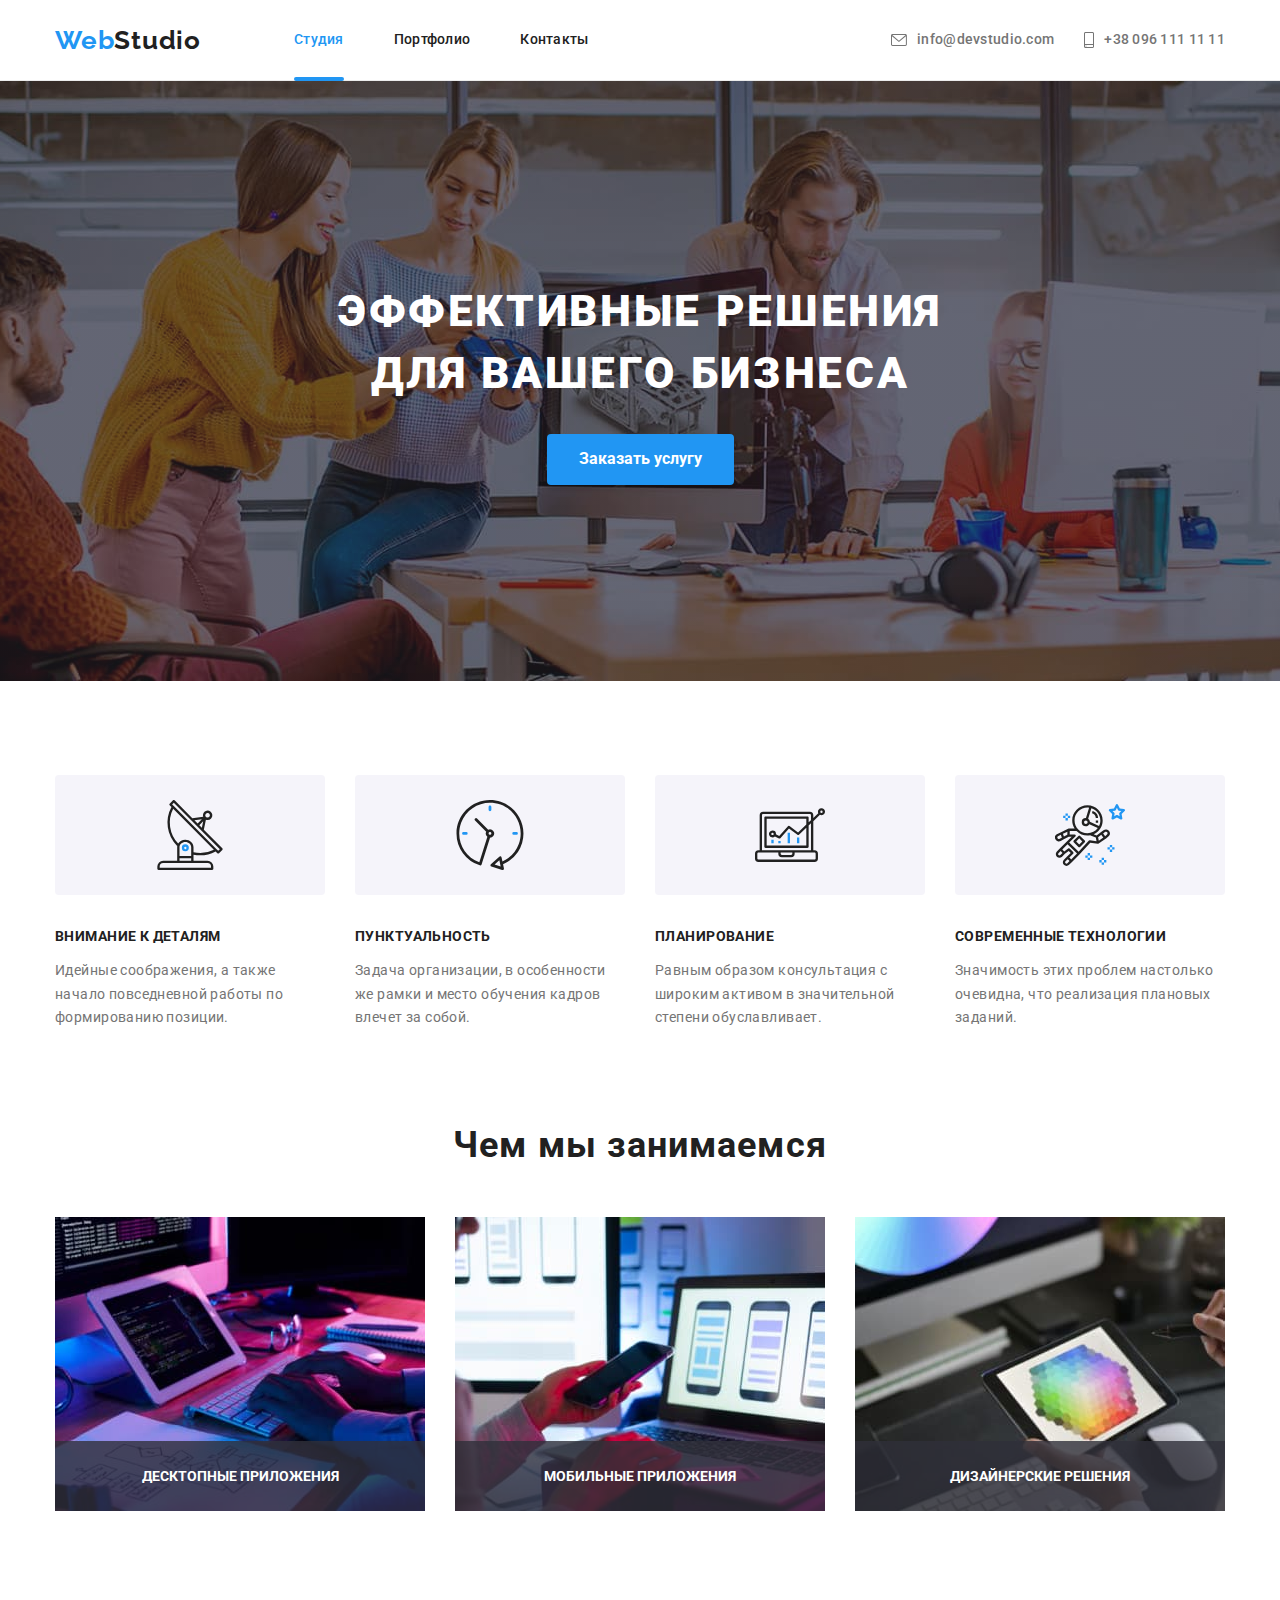
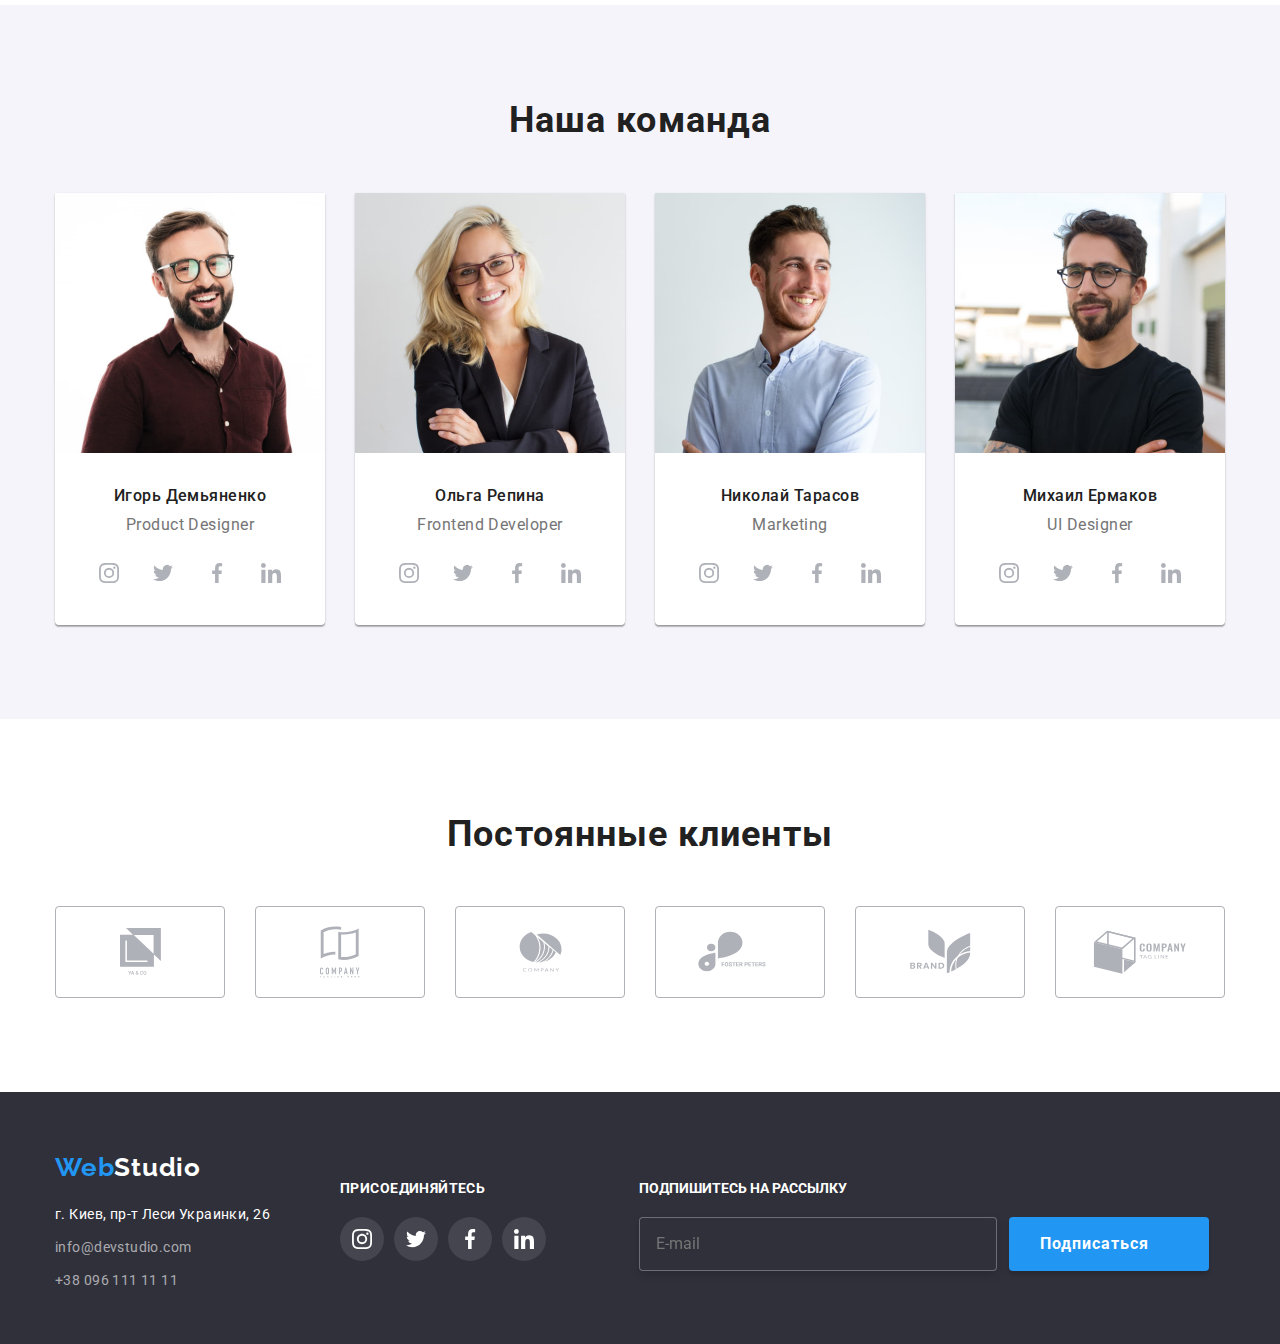
<file: index.html>
<!DOCTYPE html>
<html lang="ru">
<head>
    <meta charset="UTF-8">
    <meta http-equiv="X-UA-Compatible" content="IE=edge">
    <meta name="viewport" content="width=device-width, initial-scale=1.0">
    <title>Web studio</title>
    <link href="https://fonts.googleapis.com/css2?family=Raleway:wght@700&family=Roboto:wght@400;500;700;900&display=swap"
        rel="stylesheet">
    <link rel="stylesheet" href="https://cdnjs.cloudflare.com/ajax/libs/modern-normalize/1.1.0/modern-normalize.min.css">
    <link rel="stylesheet" href="./css/styles.css">
</head>
<body>
    <header class="header">
       <div class="container header-main">
            <nav class="container-nav">
                <a href="./index.html" class="logo-header box"><span class="blue">Web</span>Studio</a>
                <ul class="list">
                    <li><a href="./index.html" class="studio is-active current box">Студия</a></li>
                    <li><a href="./portfolio.html" class="portfolio box">Портфолио</a></li>
                    <li><a href="" class="contacts box">Контакты</a></li>
                </ul>
            </nav>
            <div class="container-div">
                <ul class="list-adress">
                    <li class="adressli">
                        <a href="mailto:info@devstudio.com" class="mail box">
                            <svg class="icon-mail" width="16px" height="12px">
                               <use class="use-mail" href="./imeges/hw-04/icons.svg#envelope1"></use>
                            </svg>
                            info@devstudio.com</a>
                    </li>
                    <li class="adressli">
                        <a href="tel:+380961111111" class="tel box">
                            <svg class="icon-tel" width="10px" height="16px">
                               <use href="./imeges/hw-04/icons.svg#smartphone2"></use>
                            </svg>
                            +38 096 111 11 11</a>
                    </li>
                </ul>
            </div>
       </div>
    </header>   
    <main>
        <div class="background-hero">
          <section class="hero">
            <div class="container">
                <h1 class="title">Эффективные решения для вашего бизнеса</h1>
                <button type="button" class="button service">Заказать услугу</button>
            </div>
          </section>
        </div>
        <section class="description">
            <div class="container">
                <ul class="lists-a">
                    <li class="box plate">
                        <h3 class="title-attention">Внимание к деталям</h3>
                        <p class="paragraph-ideological">Идейные соображения, а также начало повседневной работы по формированию
                            позиции.</p>
                    </li>
                    <li class="box clock">
                        <h3 class="title-punctuality">Пунктуальность</h3>
                        <p class="paragraph-a-task">Задача организации, в особенности же рамки и место обучения кадров влечет за
                            собой.</p>
                    </li>
                    <li class="box diagram">
                        <h3 class="title-planning">Планирование</h3>
                        <p class="paragraph-equal">Равным образом консультация с широким активом в значительной степени
                            обуславливает.</p>
                    </li>
                    <li class="box astronaut">
                        <h3 class="title-modern">Современные технологии</h3>
                        <p class="paragraph-significance">Значимость этих проблем настолько очевидна, что реализация плановых
                            заданий.</p>
                    </li>
                </ul>
            </div>
        </section>
        <section class="doing">
            <div class="container">
                <h2 class="title-doing">Чем мы занимаемся</h2>
                <ul class="lists-b">
                    <div class="div-doing">
                       <li><img src="./imeges/Чем-мы-занимаемся/img-1.jpg" class="img1 box" alt="img-1.jpg" width="370" height="294"></li>
                       <p class="title-doing-icon">Десктопные приложения</p>
                    </div>
                    <div class="div-doing">
                       <li><img src="./imeges/Чем-мы-занимаемся/img-2.jpg" class="img2 box" alt="img-2.jpg" width="370" height="294"></li>
                       <p class="title-doing-icon">Мобильные приложения</p>
                    </div>
                    <div class="div-doing">
                       <li><img src="./imeges/Чем-мы-занимаемся/img-3.jpg" class="img3 box" alt="img-3.jpg" width="370" height="294"></li>
                       <p class="title-doing-icon">Дизайнерские решения</p>
                </div>
                    
                </ul>
            </div>
        </section>
        <section class="ourteam">
            <div class="container">
                <h2 class="title-team">Наша команда</h2>
                <ul class="lists-c">
                    <li class="igor box"><img src="./imeges/Наша-команда/img-1.jpg" alt="img-1.jpg" width="270" height="260">
                        <div class="employee-and-position">
                            <h3 class="name">Игорь Демьяненко</h3>
                            <p class="position">Product Designer</p>
                            <div class="div-network">
                                <ul class="network box">
                                    <li class="network-employee">
                                        <a class="instagram" href="" target="_blank" rel="noopener noreffer" aria-label="Instagram-icon">
                                        <svg class="svg-instagram" width="20px" height="20px">
                                            <use href="./imeges/hw-04/icons.svg#instagram1"></use>
                                        </svg>
                                        </a>
                                    </li>
                                    <li class="network-employee">
                                        <a class="twitter" href="">
                                        <svg class="svg-twitter" width="20px" height="20px">
                                            <use href="./imeges/hw-04/icons.svg#twitter2"></use>
                                        </svg>
                                        </a>
                                    </li>
                                    <li class="network-employee">
                                        <a class="facebook" href="">
                                        <svg class="svg-facebook" width="20px" height="20px">
                                            <use href="./imeges/hw-04/icons.svg#facebook3"></use>
                                        </svg>
                                        </a>
                                    </li>
                                    <li class="network-employee">
                                        <a class="linkedin" href="">
                                        <svg class="svg-linkedin" width="20px" height="20px">
                                            <use href="./imeges/hw-04/icons.svg#linkedin4"></use>
                                        </svg>
                                        </a>
                                    </li>
                                </ul>
                            </div>
                        </div> 
                    </li>
                    <li class="olga box"><img src="./imeges/Наша-команда/img-2.jpg" alt="img-2.jpg" width="270" height="260">
                        <div class="employee-and-position">
                            <h3 class="name">Ольга Репина</h3>
                            <p class="position">Frontend Developer</p>
                            <div class="div-network">
                                <ul class="network box">
                                    <li class="network-employee">
                                        <a class="instagram" href="">
                                            <svg class="svg-instagram" width="20px" height="20px">
                                                <use href="./imeges/hw-04/icons.svg#instagram1"></use>
                                            </svg>
                                        </a>
                                    </li>
                                    <li class="network-employee">
                                        <a class="twitter" href="">
                                            <svg class="svg-twitter" width="20px" height="20px">
                                                <use href="./imeges/hw-04/icons.svg#twitter2"></use>
                                            </svg>
                                        </a>
                                    </li>
                                    <li class="network-employee">
                                        <a class="facebook" href="">
                                            <svg class="svg-facebook" width="20px" height="20px">
                                                <use href="./imeges/hw-04/icons.svg#facebook3"></use>
                                            </svg>
                                        </a>
                                    </li>
                                    <li class="network-employee">
                                        <a class="linkedin" href="">
                                            <svg class="svg-linkedin" width="20px" height="20px">
                                                <use href="./imeges/hw-04/icons.svg#linkedin4"></use>
                                            </svg>
                                        </a>
                                    </li>
                                </ul>
                            </div>
                        </div>
                    </li>
                    <li class="nicholas box"><img src="./imeges/Наша-команда/img-3.jpg" alt="img-3.jpg" width="270" height="260">
                        <div class="employee-and-position">
                            <h3 class="name">Николай Тарасов</h3>
                            <p class="position">Marketing</p>
                            <div class="div-network">
                                <ul class="network box">
                                    <li class="network-employee">
                                        <a class="instagram" href="">
                                            <svg class="svg-instagram" width="20px" height="20px">
                                                <use href="./imeges/hw-04/icons.svg#instagram1"></use>
                                            </svg>
                                        </a>
                                    </li>
                                    <li class="network-employee">
                                        <a class="twitter" href="">
                                            <svg class="svg-twitter" width="20px" height="20px">
                                                <use href="./imeges/hw-04/icons.svg#twitter2"></use>
                                            </svg>
                                        </a>
                                    </li>
                                    <li class="network-employee">
                                        <a class="facebook" href="">
                                            <svg class="svg-facebook" width="20px" height="20px">
                                                <use href="./imeges/hw-04/icons.svg#facebook3"></use>
                                            </svg>
                                        </a>
                                    </li>
                                    <li class="network-employee">
                                        <a class="linkedin" href="">
                                            <svg class="svg-linkedin" width="20px" height="20px">
                                                <use href="./imeges/hw-04/icons.svg#linkedin4"></use>
                                            </svg>
                                        </a>
                                    </li>
                                </ul>
                            </div>
                        </div>
                    </li>
                    <li class="michael box"><img src="./imeges/Наша-команда/img-4.jpg" alt="img-3.jpg" width="270" height="260">
                        <div class="employee-and-position">
                            <h3 class="name">Михаил Ермаков</h3>
                            <p class="position">UI Designer</p>
                            <div class="div-network">
                                <ul class="network box">
                                    <li class="network-employee">
                                        <a class="instagram" href="">
                                            <svg class="svg-instagram" width="20px" height="20px">
                                                <use href="./imeges/hw-04/icons.svg#instagram1"></use>
                                            </svg>
                                        </a>
                                    </li>
                                    <li class="network-employee">
                                        <a class="twitter" href="">
                                            <svg class="svg-twitter" width="20px" height="20px">
                                                <use href="./imeges/hw-04/icons.svg#twitter2"></use>
                                            </svg>
                                        </a>
                                    </li>
                                    <li class="network-employee">
                                        <a class="facebook" href="">
                                            <svg class="svg-facebook" width="20px" height="20px">
                                                <use href="./imeges/hw-04/icons.svg#facebook3"></use>
                                            </svg>
                                        </a>
                                    </li>
                                    <li class="network-employee">
                                        <a class="linkedin" href="">
                                            <svg class="svg-linkedin" width="20px" height="20px">
                                                <use href="./imeges/hw-04/icons.svg#linkedin4"></use>
                                            </svg>
                                        </a>
                                    </li>
                                </ul>
                            </div>
                        </div>
                    </li>
                </ul>
            </div>
        </section>
        <section class="customers">
            <div class="container">
                <h2 class="title-customers">Постоянные клиенты</h2>
                <ul class="lists-e">
                    <li>
                        <a class="group1" href="">
                            <svg class="svg-group1" width="41px" height="47px">
                                <use href="./imeges/hw-04/icons.svg#group1"></use>
                            </svg>
                        </a>  
                    </li>
                    <li>
                        <a class="group2" href="">
                            <svg class="svg-group2" width="40px" height="52px">
                                <use href="./imeges/hw-04/icons.svg#group2"></use>
                            </svg>
                        </a>
                    </li>
                    <li>
                        <a class="group3" href="">
                            <svg class="svg-group3" width="43px" height="41px">
                                <use href="./imeges/hw-04/icons.svg#group3"></use>
                            </svg>
                        </a>
                    </li>
                    <li>
                        <a class="group4" href="">
                            <svg class="svg-group4" width="84px" height="41px">
                                <use href="./imeges/hw-04/icons.svg#group4"></use>
                            </svg>
                        </a>
                    </li>
                    <li>
                        <a class="group5" href="">
                            <svg class="svg-group5" width="63px" height="45px">
                                <use href="./imeges/hw-04/icons.svg#group5"></use>
                            </svg>
                        </a>
                    </li>
                    <li>
                        <a class="group6 box" href="">
                            <svg class="svg-group6" width="94px" height="44px">
                                <use href="./imeges/hw-04/icons.svg#group6"></use>
                            </svg>
                        </a>
                    </li>
                </ul>

            </div>
        </section>
    </main>
    
    <footer class="footer">
        <div class="container end">
            <div class="fist-footer-div">
                <a href="./index.html" class="logo-footer box"><span class="blue">Web</span><span class="white">Studio</span></a>
                <address class="address">
                    <ul class="lists-d">
                        <li class="item"><a href="https://goo.gl/maps/WVhNWYt22gfoeqNc8" target="_blank"
                                rel="noopener nofollow noreferrer" class="liaddress box">г. Киев, пр-т Леси Украинки, 26</a></li>
                        <li class="item"><a href="mailto:info@devstudio.com" class="limail box">info@devstudio.com</a></li>
                        <li class="item"><a href="tel:+380961111111" class="litel box">+38 096 111 11 11</a></li>
                    </ul>
                </address>
            </div>

            <div class="second-footer-div box" width="206px" height="80px">
                <h3 class="footer-title">ПРИСОЕДИНЯЙТЕСЬ</h3>
                <ul class="lists-f">
                    <li class="fsocial-list">
                        <a class="fsocial-link" href="">
                            <svg class="instagram-white" width="20px" height="20px">
                                <use href="./imeges/hw-04/icons.svg#instagram-white"></use>
                            </svg>
                        </a>
                    </li>
                    <li class="fsocial-list">
                        <a class="fsocial-link" href="">
                            <svg class="twitter-white" width="20px" height="20px">
                                <use href="./imeges/hw-04/icons.svg#twitter-white"></use>
                            </svg>
                        </a>
                    </li>
                    <li class="fsocial-list">
                        <a class="fsocial-link" href="">
                            <svg class="facebook-white" width="20px" height="20px">
                                <use href="./imeges/hw-04/icons.svg#facebook-white"></use>
                            </svg>
                        </a>
                    </li>
                    <li class="fsocial-list">
                        <a class="fsocial-link" href="">
                            <svg class="linkedin-white" width="20px" height="20px">
                                <use href="./imeges/hw-04/icons.svg#linkedin-white"></use>
                            </svg>
                        </a>
                    </li>
                </ul>
            </div>
            <div class="footer-sign">
                <p class="sign-text">Подпишитесь на рассылку</p>
                <form class="form-sign" autocomplete="off" novalidate>
                    <label class="lable-sign">
                        <input class="input-sign" type="email" name="email" placeholder="E-mail">
                    </label>
                    <button class="button-sign" type="submit"> Подписаться
                        <svg class="send" width="24px" height="24px">
                            <use href="./imeges/hw-04/icons.svg#icon-icon-send"></use>
                        </svg>
                    </button>
                </form>
            </div>
        </div>
    </footer>
    <!-- Code injected by live-server -->
    <script type="text/javascript">
        // <![CDATA[  <-- For SVG support
        if ('WebSocket' in window) {
            (function () {
                function refreshCSS() {
                    var sheets = [].slice.call(document.getElementsByTagName("link"));
                    var head = document.getElementsByTagName("head")[0];
                    for (var i = 0; i < sheets.length; ++i) {
                        var elem = sheets[i];
                        var parent = elem.parentElement || head;
                        parent.removeChild(elem);
                        var rel = elem.rel;
                        if (elem.href && typeof rel != "string" || rel.length == 0 || rel.toLowerCase() == "stylesheet") {
                            var url = elem.href.replace(/(&|\?)_cacheOverride=\d+/, '');
                            elem.href = url + (url.indexOf('?') >= 0 ? '&' : '?') + '_cacheOverride=' + (new Date().valueOf());
                        }
                        parent.appendChild(elem);
                    }
                }
                var protocol = window.location.protocol === 'http:' ? 'ws://' : 'wss://';
                var address = protocol + window.location.host + window.location.pathname + '/ws';
                var socket = new WebSocket(address);
                socket.onmessage = function (msg) {
                    if (msg.data == 'reload') window.location.reload();
                    else if (msg.data == 'refreshcss') refreshCSS();
                };
                if (sessionStorage && !sessionStorage.getItem('IsThisFirstTime_Log_From_LiveServer')) {
                    console.log('Live reload enabled.');
                    sessionStorage.setItem('IsThisFirstTime_Log_From_LiveServer', true);
                }
            })();
        }
        else {
            console.error('Upgrade your browser. This Browser is NOT supported WebSocket for Live-Reloading.');
        }
    	// ]]>
    </script>
</body>
</html>
</file>
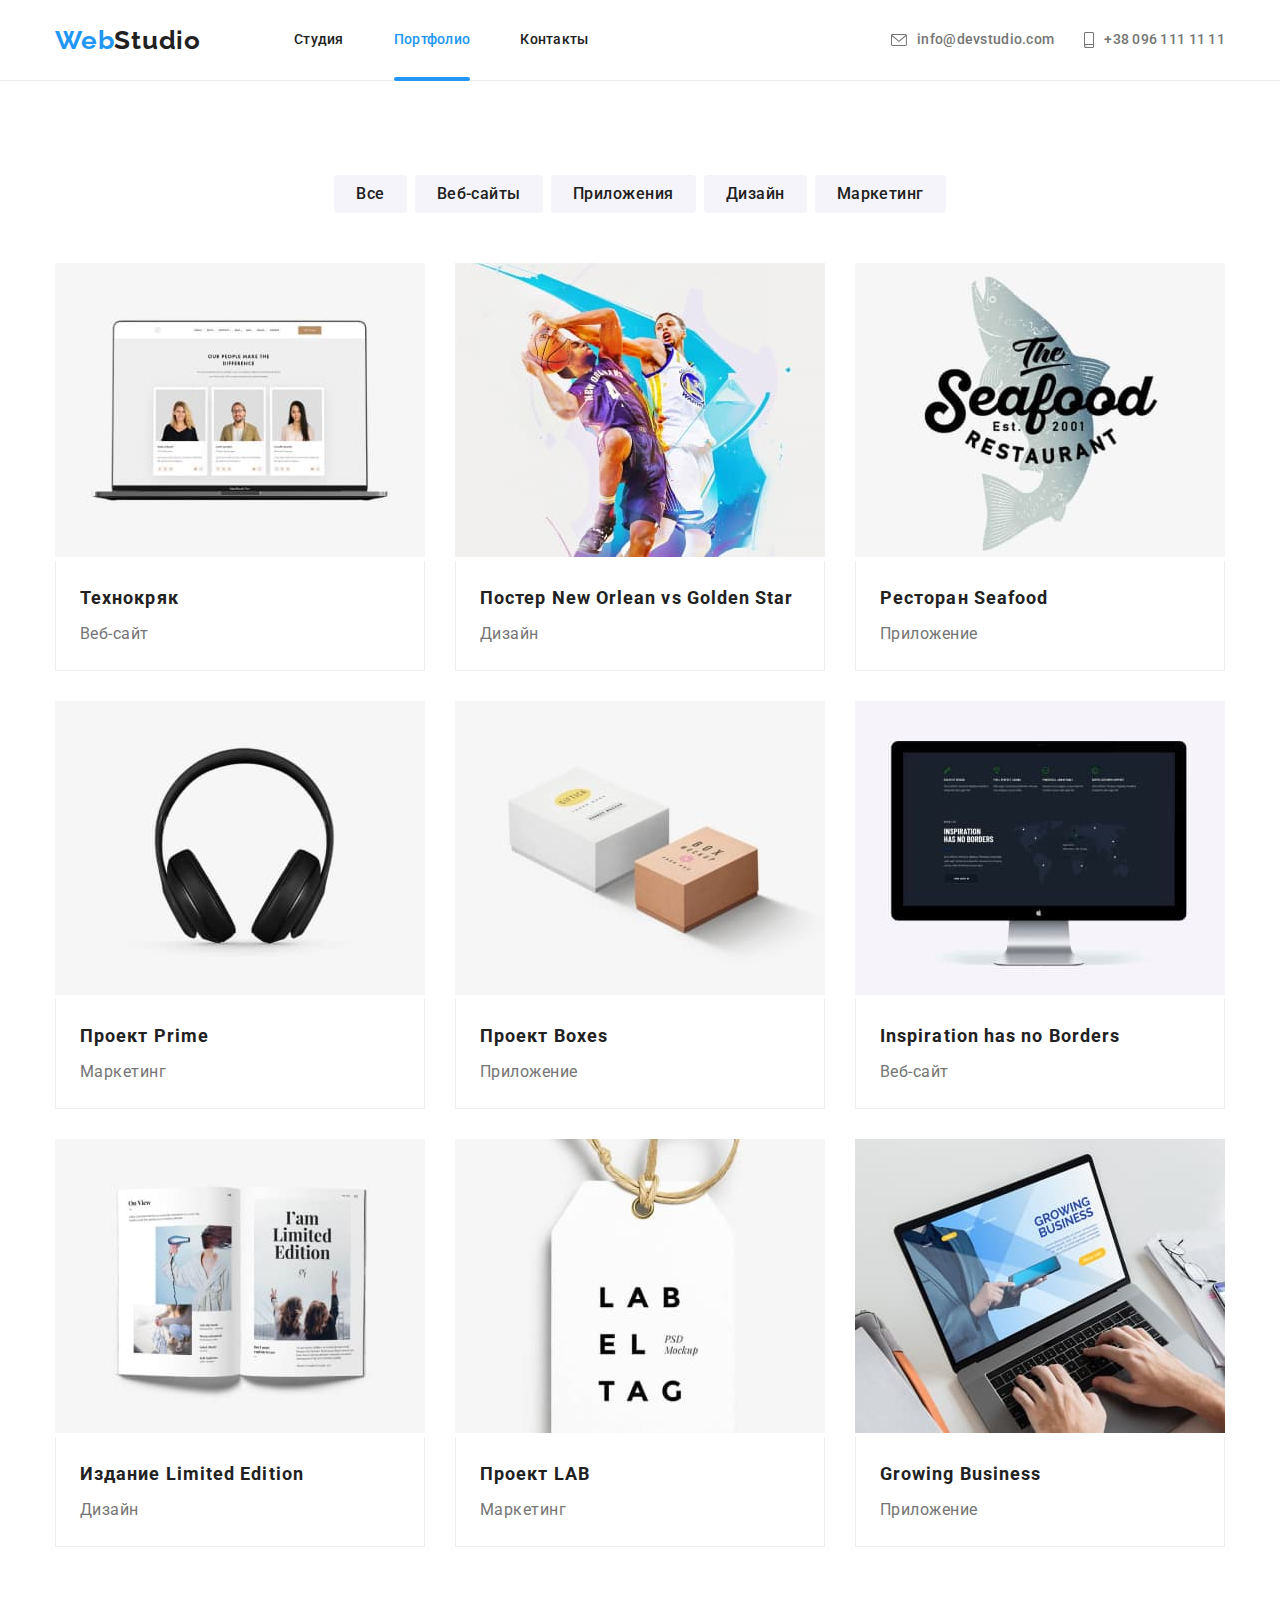
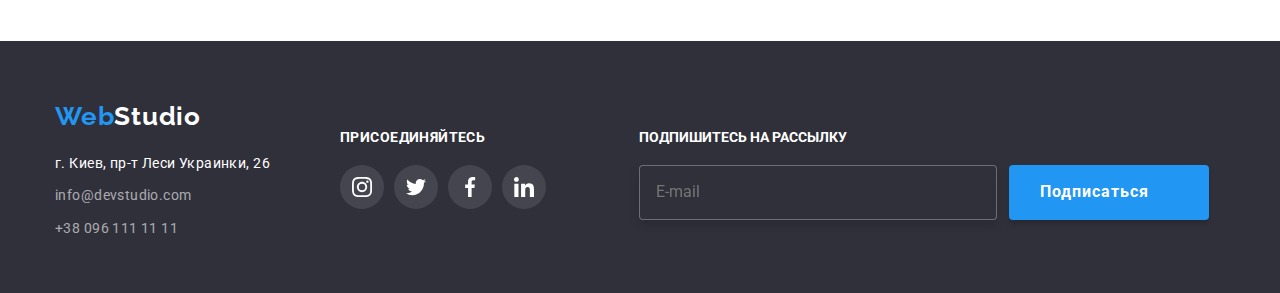
<file: portfolio.html>
<!DOCTYPE html>
<html lang="ru">
<head>
    <meta charset="UTF-8">
    <meta http-equiv="X-UA-Compatible" content="IE=edge">
    <meta name="viewport" content="width=device-width, initial-scale=1.0">
    <title>Web studio_portfolio</title>
    <link href="https://fonts.googleapis.com/css2?family=Raleway:wght@700&family=Roboto:wght@400;500;700;900&display=swap"
        rel="stylesheet">
    <link rel="stylesheet" href="https://cdnjs.cloudflare.com/ajax/libs/modern-normalize/1.1.0/modern-normalize.min.css" />
    <link rel="stylesheet" href="./css/styles.css">
</head>
<body class="body">
<header class="header">
    <div class="container header-main">
        <nav class="container-nav">
            <a href="./index.html" class="logo-header box"><span class="blue">Web</span>Studio</a>
            <ul class="list">
                <li><a href="./index.html" class="studio box">Студия</a></li>
                <li><a href="./portfolio.html" class="portfolio is-active current box">Портфолио</a></li>
                <li><a href="" class="contacts box">Контакты</a></li>
            </ul>
        </nav>
        <div class="container-div">
            <ul class="list-adress">
                <li class="adressli">
                    <a href="mailto:info@devstudio.com" class="mail box">
                        <svg class="icon-mail" width="16px" height="12px">
                            <use href="./imeges/hw-04/icons.svg#envelope1"></use>
                        </svg>
                        info@devstudio.com</a>
                </li>
                <li class="adressli">
                    <a href="tel:+380961111111" class="tel box">
                        <svg class="icon-tel" width="10px" height="16px">
                            <use href="./imeges/hw-04/icons.svg#smartphone2"></use>
                        </svg>
                        +38 096 111 11 11</a>
                </li>
            </ul>
        </div>
    </div>
</header>
 <main>
    <section class="options">
        <div class="container">
            <ul class="buttons-portfolio">
                <li class="item"><button class="button-all box" type="button">Все</button></li>
                <li class="item"><button class="button-web box" type="button">Веб-сайты</button></li>
                <li class="item"><button class="button-applications box" type="button">Приложения</button></li>
                <li class="item"><button class="button-design box" type="button">Дизайн</button></li>
                <li class="item"><button class="button-marketing box" type="button">Маркетинг</button></li>
            </ul>
            <ul class="icon">
                <li class="element box">
                    <a class="a-сard" href="">
                        <div class="surfacing">
                            <img src="./imeges/Список_з_картинками/img1.jpg" alt="img1.jpg" width="370" height="294">
                            <div class="surfacing-text">
                            <p class="surfacing-text-icon">Ресурс предлагает комплексные предложения с разным уровнем функционала и сервисов.
                                Все это позволит посетителю получить
                                исчерпывающие сведения о компании или частном лице.</p>
                            </div> 
                        </div>
                        <div class="text-icon">
                            <h3 class="techno-title">Технокряк</h3>
                            <p class="techno-text">Веб-сайт</p>
                        </div>
                    </a>
                </li>
                <li class="element box">
                    <a class="a-сard" href="">
                        <div>

                        </div>
                    <img src="./imeges/Список_з_картинками/img2.jpg" alt="img2.jpg" width="370" height="294">
                    <div class="text-icon">
                        <h3 class="poster-title">Постер New Orlean vs Golden Star</h3>
                        <p class="poster-text">Дизайн</p>
                    </div>
                    </a>
                </li>
                <li class="element box">
                    <a class="a-сard" href="">
                        <div>

                        </div>
                    <img src="./imeges/Список_з_картинками/img3.jpg" alt="img3.jpg" width="370" height="294">
                    <div class="text-icon">
                        <h3 class="seafood-title">Ресторан Seafood</h3>
                        <p class="seafood-text">Приложение</p>
                    </div>
                    </a>
                </li>
                <li class="element box">
                    <a class="a-сard" href="">
                        <div>

                        </div>
                    <img src="./imeges/Список_з_картинками/img4.jpg" alt="img4.jpg" width="370" height="294">
                    <div class="text-icon">
                        <h3 class="prime-title">Проект Prime</h3>
                        <p class="prime-text">Маркетинг</p>
                    </div>
                    </a>
                </li>
                <li class="element box">
                    <a class="a-сard" href="">
                        <div>

                        </div>
                    <img src="./imeges/Список_з_картинками/img5.jpg" alt="img5.jpg" width="370" height="294">
                    <div class="text-icon">
                        <h3 class="boxes-title">Проект Boxes</h3>
                        <p class="boxes-text">Приложение</p>
                    </div>
                    </a>
                </li>
                <li class="element box">
                    <a class="a-сard" href="">
                        <div>

                        </div>
                    <img src="./imeges/Список_з_картинками/img6.jpg" alt="img6.jpg" width="370" height="294">
                    <div class="text-icon">
                        <h3 class="inspiration-title">Inspiration has no Borders</h3>
                        <p class="inspiration-text">Веб-сайт</p>
                    </div>
                    </a>
                </li>
                <li class="element box">
                    <a class="a-сard" href="">
                        <div>

                        </div>
                    <img src="./imeges/Список_з_картинками/img7.jpg" alt="img7.jpg" width="370" height="294">
                    <div class="text-icon">
                        <h3 class="edition-title">Издание Limited Edition</h3>
                        <p class="edition-text">Дизайн</p>
                    </div>
                    </a>
                </li>
                <li class="element box">
                    <a class="a-сard" href="">
                        <div>

                        </div>
                    <img src="./imeges/Список_з_картинками/img8.jpg" alt="img8.jpg" width="370" height="294">
                    <div class="text-icon">
                        <h3 class="lab-title">Проект LAB</h3>
                        <p class="lab-text">Маркетинг</p>
                    </div>
                    </a>
                </li>
                <li class="element box">
                    <a class="a-сard" href="">
                        <div>

                        </div>
                    <img src="./imeges/Список_з_картинками/img9.jpg" alt="img9.jpg" width="370" height="294">
                    <div class="text-icon">
                        <h3 class="business-title">Growing Business</h3>
                        <p class="business-text">Приложение</p>
                    </div>
                    </a>
                </li>
            </ul>
        </div>
    </section>
 </main>
<footer class="footer">
    <div class="container end">
        <div class="fist-footer-div">
            <a href="./index.html" class="logo-footer box"><span class="blue">Web</span><span
                    class="white">Studio</span></a>
            <address class="address">
                <ul class="lists-d">
                    <li class="item"><a href="https://goo.gl/maps/WVhNWYt22gfoeqNc8" target="_blank"
                            rel="noopener nofollow noreferrer" class="liaddress box">г. Киев, пр-т Леси Украинки, 26</a>
                    </li>
                    <li class="item"><a href="mailto:info@devstudio.com" class="limail box">info@devstudio.com</a></li>
                    <li class="item"><a href="tel:+380961111111" class="litel box">+38 096 111 11 11</a></li>
                </ul>
            </address>
        </div>
    
        <div class="second-footer-div box" width="206px" height="80px">
            <h3 class="footer-title">ПРИСОЕДИНЯЙТЕСЬ</h3>
            <ul class="lists-f">
                <li class="fsocial-list">
                    <a class="fsocial-link" href="">
                        <svg class="instagram-white" width="20px" height="20px">
                            <use href="./imeges/hw-04/icons.svg#instagram-white"></use>
                        </svg>
                    </a>
                </li>
                <li class="fsocial-list">
                    <a class="fsocial-link" href="">
                        <svg class="twitter-white" width="20px" height="20px">
                            <use href="./imeges/hw-04/icons.svg#twitter-white"></use>
                        </svg>
                    </a>
                </li>
                <li class="fsocial-list">
                    <a class="fsocial-link" href="">
                        <svg class="facebook-white" width="20px" height="20px">
                            <use href="./imeges/hw-04/icons.svg#facebook-white"></use>
                        </svg>
                    </a>
                </li>
                <li class="fsocial-list">
                    <a class="fsocial-link" href="">
                        <svg class="linkedin-white" width="20px" height="20px">
                            <use href="./imeges/hw-04/icons.svg#linkedin-white"></use>
                        </svg>
                    </a>
                </li>
            </ul>
        </div>
        <div class="footer-sign">
            <p class="sign-text">Подпишитесь на рассылку</p>
            <form class="form-sign" autocomplete="off" novalidate>
                <label class="lable-sign">
                    <input class="input-sign" type="email" name="email" placeholder="E-mail">
                </label>
                <button class="button-sign" type="submit"> Подписаться
                    <svg class="send" width="24px" height="24px">
                        <use href="./imeges/hw-04/icons.svg#icon-icon-send"></use>
                    </svg>
                </button>
            </form>
        </div>
    </div>
</footer>
</body>
</html>
</file>
<file: css/styles.css>
/* html{
    box-sizing: border-box;
}
*,
*::before,
*::after{
    box-sizing: inherit;
} */
:root {
    --primary-text-color: #757575;
    --title-text-color: #212121;
    --accent-color1: #2196F3;
    --accent-color2: #FFFFFF;
    --background-color: #FFFFFF;
    --other-background-color: #F5F4FA;
    --background: #2F303A;
    --blue-background: #2196F3;
    --items: 3;/* кількість карток в рядку */
    --indent: 30px;/* відступи між картками */
    --color-icon: #AFB1B8;
    --primary-bg-color: #E5E5E5;
}
/*основний колір фону #FFFFFF*/
/*другорядний колір фону #F5F4FA*/
/*1 колір тексту #757575*/
/*2 колір тексту #212121*/
/*3 колір тексту #2196F3*/
/*4 колір тексту #FFFFFF*/

/* WebStudio */

body{
    margin: 0px;
    background-color: #FFFFFF;
    font-family: 'Roboto', sans-serif;
    color: #757575;
}

.container{
    width: 1200px;
    margin-left: auto;
    margin-right: auto;
    padding-left: 15px;
    padding-right: 15px;
    /* outline: 2px solid cyan; */
}
 
/* Логотип хедера */
.logo-header{
    font-weight: 700;
    font-size: 26px;
    line-height: 1.19;
    letter-spacing: 0.03em;
    color: var(--title-text-color);
    text-decoration: none;
    font-family: 'Raleway', sans-serif;
}

/* Посилання */


/* Сіра лінія в хедері */
.header{
    border-bottom: 1px solid #ECECEC
}


/* Прибирає крапки в списках */
.list,
.lists-a,
.lists-b,
.lists-c,
.lists-d,
.lists-e,
.lists-f{
    list-style: none;
    padding-left: 0;
    display: block;
    margin: 0;
}

.list-item:not(:last-child) {
    margin-bottom: 12px;
}
.list-item:not(:last-child) {
    margin-bottom: 12px;
}
.lists-a,
.lists-b,
.lists-c,
.lists-e{
    justify-content: center;
    align-items: center;
    justify-content: space-between;
    display: flex;
}

.list-adress{
    list-style: none;
    padding: 0px;
    margin: 0px;
}

.list,
.list-adress{
    display: flex;
}
ul.list{
    margin: 0px 0px 0px 93px;
    padding: 0;
}
.container-div{
    margin-left: auto;
}

.header-main,
.container-nav{
    display: flex;
    align-items: center;
}

.list li:not(:last-child){
    margin-right: 50px;
}

.list-adress li:not(:last-child){
    margin-right: 30px;
}
.container-nav .studio,
.container-nav .portfolio,
.container-nav .contacts,
.container-div .mail,
.container-div .tel{
    display: block;
    padding-top: 32px;
    padding-bottom: 32px;
}


/*посилання*/
.studio,
.portfolio,
.contacts{
    font-weight: 500;
    font-size: 14px;
    line-height: 1.1;
    letter-spacing: 0.02em;
    color: var(--title-text-color);
    text-decoration: none;
    display: inline-block;

    transition: color 250ms cubic-bezier(0.4, 0, 0.2, 1);
}
.list .studio.current,
.list .portfolio.current{
    color: var(--accent-color1);
}

.blue,
.studio:focus,
.portfolio:focus,
.contacts:focus,
.mail:focus,
.tel:focus,
.studio:hover,
.portfolio:hover,
.contacts:hover{
    color: var(--accent-color1);
}

/* Підкреслення під поточною сторінкою */
.studio,
.portfolio{
    position: relative;
}
.studio.is-active,
.portfolio.is-active {
    color: var(--blue-background);
}

.studio.is-active::after,
.portfolio.is-active::after{
    position: absolute;
    content: "";
    bottom: -1px;
    left: 0;
    border-radius: 2px;
    width: 100%;
    height: 4px;
    background-color: var(--blue-background);
}

.adressli{
    position:relative;
}

.adressli .mail,
.adressli .tel{
    display: flex;
    align-items: center;
    font-weight: 500;
    font-size: 14px;
    line-height: 1.1;
    letter-spacing: 0.02em;
    text-decoration: none;
    color: var(--primary-text-color);
    
}

.icon-mail,
.icon-tel{
    vertical-align:middle;
    fill: currentColor;
    margin-right: 10px;
}


.mail:hover,
.tel:hover{
    color: #2196F3;
}

.mail:hover .icon-mail,
.tel:hover .icon-tel{
    fill: var(--blue-background);   
}
.mail:focus,
.tel:focus {
    color: #2196F3;
}

.mail:focus .icon-mail,
.tel:focus .icon-tel {
    fill: var(--blue-background);
}

.list-adress{
    align-items: center;
}

/*main*/
.background-hero {
    max-width: 1600px;
    height: 600px;
    margin-left: auto;
    margin-right: auto;
    background-image: linear-gradient(rgba(47, 48, 58, 0.4), rgba(47, 48, 58, 0.4)), 
    url(../imeges/hw-04/Img\ \(1\)\ \(2\).jpg), url(../imeges/hw-04/Img\ \(1\)\ \(2\).jpg);
    background-position: center;
}

.hero{
    text-align: center;
    padding-top: 200px;
    padding-bottom: 200px;
    background-image: linear-gradient();
}
.title{
    font-weight: 900;
    font-size: 44px;
    line-height: 1.4;
    letter-spacing: 0.06em;
    text-transform: uppercase;
    color: var(--accent-color2);
    display: inline-block;
    
    margin-top: 0px;
    margin-bottom: 30px;
    display: flex;
    width: 696px;
    margin-left: auto;
    margin-right: auto;
}

.button{
    color: var(--title-text-color);
    background-color: var(--background-color);
    box-shadow: 0px 4px 4px rgba(0, 0, 0, 0.15);

    border-radius: 4px;
    border: none;
    font-weight: 700;
    font-size: 16px;
    line-height: 1.9;
    cursor: pointer;
    display: flex;

}
.button.service{
    background: var(--blue-background);
    color: var(--accent-color2);
    border-color: transparent;
    display: inline-block;
    text-transform: none;
    padding: 10px 32px;
    text-decoration: none;
    border-radius: 4px;

    transition: color 250ms cubic-bezier(0.4, 0, 0.2, 1), 
    background-color 250ms cubic-bezier(0.4, 0, 0.2, 1);
}
.box.plate::before {
    content: '';
    display: block;
    height: 120px;
    border-radius: 4px;
    background-repeat: no-repeat;
    background-position: center;
    background-color: #F5F4FA;
    background-image: url(../imeges/hw-04/original.svg/plate1.svg);
}
.box.clock::before {
    content: '';
    display: block;
    height: 120px;
    border-radius: 4px;
    background-repeat: no-repeat;
    background-position: center;
    background-color: #F5F4FA;
    background-image: url(../imeges/hw-04/original.svg/clock2.svg);
}
.box.diagram::before {
    content: '';
    display: block;
    height: 120px;
    border-radius: 4px;
    background-repeat: no-repeat;
    background-position: center;
    background-color: #F5F4FA;
    background-image: url(../imeges/hw-04/original.svg/diagram3.svg);
}
.box.astronaut::before{
    content: '';
    display: block;
    height: 120px;
    border-radius: 4px;
    background-repeat: no-repeat;
    background-position: center;
    background-color: #F5F4FA;
    background-image: url(../imeges/hw-04/original.svg/astronaut4.svg);
}


.img1.box,
.img2.box,
.img3.box{
    display: block;
}
.div-doing{
    position: relative;
    
}
.div-doing::before{
    
    position: absolute;
    content: "";
    height: 70px;
    width: 100%;
    left: 0;
    bottom: 0;
    background: rgba(47, 48, 58, 0.8);
}

.doing .title-doing-icon{
    position: absolute;
    bottom: 0;
    left: 0;
    right: 0;
    margin: 0;
    padding-top: 27px;
    padding-bottom: 27px;
    font-weight: 700;
    font-size: 14px;
    line-height: 1.143;
    text-align: center;
    text-transform: uppercase;
    color: var(--accent-color2);
}

.description {
    padding-top: 94px;
    align-items: center;
    display: flex;
}

.title-attention,
.title-punctuality,
.title-planning,
.title-modern{
    font-weight: 700;
    font-size: 14px;
    line-height: 1.7;
    letter-spacing: 0.03em;
    text-transform: uppercase;
    color: var(--title-text-color);
    margin-bottom: 10px;
    margin-top: 30px;
    width: 270px;
}
.paragraph-ideological,
.paragraph-a-task,
.paragraph-equal,
.paragraph-significance {
    font-weight: 400;
    font-size: 14px;
    line-height: 1.7;
    letter-spacing: 0.03em;
    color: var(--primary-text-color);
    margin-top: 0px;
    margin-bottom: 0px;
    width: 270px;
}
.doing{
    padding-top: 94px;
    padding-bottom: 94px;
}

.title-doing{
    font-weight: 700;
    font-size: 36px;
    line-height: 1.2;
    text-align: center;
    letter-spacing: 0.03em;
    color: var(--title-text-color);
    margin-bottom: 50px;
    margin-top: 0;
}
/* 
.box{
    outline: 2px solid tomato;
} */

.ourteam{
    background: var(--other-background-color);
    padding-top: 94px;
    padding-bottom: 94px;
   
}

.title-team{
    font-weight: 700;
    font-size: 36px;
    line-height: 1.2;
    text-align: center;
    letter-spacing: 0.03em;
    color: var(--title-text-color);
    margin-top: 0px;
    margin-bottom: 50px;
}

.igor,
.olga,
.nicholas,
.michael{
    background: var(--background-color);
    box-shadow: 0px 1px 3px rgba(0, 0, 0, 0.12), 0px 1px 1px rgba(0, 0, 0, 0.14), 0px 2px 1px rgba(0, 0, 0, 0.2);
    border-radius: 0px 0px 4px 4px;
}
.name,
.position{
    
    font-size: 16px;
    line-height: 1.18;
    text-align: center;
    letter-spacing: 0.03em;
}
.name{
    margin-top: 0px;
    margin-bottom: 10px;
    font-weight: 500;
    
}
.position{
    margin-top: 0px;
    margin-bottom: 0px;
    font-weight: 400;
}
.employee-and-position{
    padding-top: 30px;
    padding-bottom: 30px; 
}


.igor.box,
.olga.box,
.nicholas.box,
.michael.box{
    width: 270px;
}

.igor .name,
.olga .name,
.nicholas .name,
.michael .name{
    color: var(--title-text-color);
}
.lists-c{
    margin-top: 0px;
}

.network{
    display: flex;
    padding: 0;
    margin: 0;
    list-style: none;
    align-items: center;
    justify-content: center;
    margin-top: 16px;
    
}

.network-employee{
    display: flex;  
}
.network-employee:not(:last-child) {
    margin-right: 10px;
}


.instagram,
.twitter,
.facebook,
.linkedin{
    display: inline-block;
    padding: 0;
    border: none;
    cursor: pointer;
    border-radius: 50%;
    width: 44px;
    height: 44px;
    display: flex;
    justify-content: center;
    align-items: center;

    transition: background-color 250ms cubic-bezier(0.4, 0, 0.2, 1), 
    color 250ms cubic-bezier(0.4, 0, 0.2, 1);
}

.svg-instagram,
.svg-twitter,
.svg-facebook,
.svg-linkedin{
    fill: currentColor;
    fill: #AFB1B8;  
}

.instagram:hover,
.twitter:hover,
.facebook:hover,
.linkedin:hover{
    background-color: var(--blue-background);
}
.instagram:focus,
.twitter:focus,
.facebook:focus,
.linkedin:focus {
    background-color: var(--blue-background);
}

.instagram:hover .svg-instagram,
.twitter:hover .svg-twitter,
.facebook:hover .svg-facebook,
.linkedin:hover .svg-linkedin {
    fill: #FFFFFF;
}
.instagram:focus .svg-instagram,
.twitter:focus .svg-twitter,
.facebook:focus .svg-facebook,
.linkedin:focus .svg-linkedin {
    fill: #FFFFFF;
}

/* //////////////////////Клієнти//////////////////////////// */
.customers{
    padding-top: 94px;
    padding-bottom: 94px;
}
.title-customers{
    font-weight: 700;
    font-size: 36px;
    line-height: 1.2;
    text-align: center;
    letter-spacing: 0.03em;
    color: var(--title-text-color);
    margin-top: 0px;
    margin-bottom: 50px;
}
.group1,
.group2,
.group3,
.group4,
.group5,
.group6{
    width: 170px;
    height: 92px;
    border: 1px solid #AFB1B8;
    border-radius: 4px;
    display: flex;
    justify-content: center;
    align-items: center;
    cursor: pointer;
    padding: 0;
    fill: var(--color-icon);

    transition: color 250ms cubic-bezier(0.4, 0, 0.2, 1), 
    border-color 250ms cubic-bezier(0.4, 0, 0.2, 1);
}

.group1:hover .svg-group1,
.group2:hover .svg-group2,
.group3:hover .svg-group3,
.group4:hover .svg-group4,
.group5:hover .svg-group5,
.group6:hover .svg-group6{
    fill: var(--blue-background);
    
}


.group1:hover,
.group2:hover,
.group3:hover,
.group4:hover,
.group5:hover,
.group6:hover{
    border: 1px solid var(--blue-background);
}
.group1:focus .svg-group1,
.group2:focus .svg-group2,
.group3:focus .svg-group3,
.group4:focus .svg-group4,
.group5:focus .svg-group5,
.group6:focus .svg-group6 {
    fill: var(--blue-background);

}

.group1:focus,
.group2:focus,
.group3:focus,
.group4:focus,
.group5:focus,
.group6:focus {
    border: 1px solid var(--blue-background);
}

.lists-b{
    margin-top: 0px;
    margin-bottom: 0;
}

.footer{
    max-height: 252px;
    background: var(--background);
    margin-left: auto;
    margin-right: auto;
    padding-top: 60px;
    padding-bottom: 60px;
}

.logo-footer{
    font-weight: 700;
    font-size: 26px;
    line-height: 1.2;
    letter-spacing: 0.03em;
    text-decoration: none;
    font-family: 'Raleway', sans-serif;
    margin-bottom: 20px;
    display: flex;
    display: inline-block;
}

.lists-d{
    margin-top: 0;
    margin-bottom: 0;
    display: flex;
    flex-direction: column; 
}
.lists-d .item:not(:last-child) {
    margin-bottom: 9px;
}

.white{
    color: var(--accent-color2);
}
.liaddress{
    font-weight: 400;
    font-size: 14px;
    line-height: 1.7;
    letter-spacing: 0.03em;
    text-decoration: none;
    color: var(--accent-color2);
}

.liaddress:hover,
.liaddress:focus,
.limail:hover,
.limail:focus,
.litel:hover,
.litel:focus{
    color: var(--accent-color1);
}

.limail{
    font-weight: 400;
    font-size: 14px;
    line-height: 1.7;
    letter-spacing: 0.03em;
    text-decoration: none;
    color: rgba(255, 255, 255, 0.6);
}

.litel{
    font-weight: 400;
    font-size: 14px;
    line-height: 1.7;
    text-decoration: none;
    letter-spacing: 0.03em;
    color: rgba(255, 255, 255, 0.6);
}

.address{
    font-style: normal
}
.join{
    tab-size: 4;
    line-height: 1.15;
    margin-left: 70px;
    padding-top: 15px;
}
.lists-f{
    margin-top: 0;
    margin-bottom: 0;
    display: flex;
    flex-direction:row;
}
.fsocial-link{
    width: 44px;
    height: 44px;
}
.fsocial-list:hover{
    fill: var(--blue-background);
}

.second-footer-div{
    margin-left: 70px;
    margin-right: 93px;
    padding-top: 15px;
    line-height: 18.4px;
    tab-size: 4;
    text-size-adjust: 100%
}
.container.end{
   display: flex; 
}
.footer-title{
    font-family: 'Roboto', sans-serif;
    font-weight: 700;
    font-size: 14px;
    line-height: 1.14;
    letter-spacing: 0.03em;
    text-transform: uppercase;
    color: var(--accent-color2);
    margin-bottom: 20px;
}

.fsocial-link{
    display: flex;
    justify-content: center;
    align-items: center;
    width: 44px;
    height: 44px;
    border-radius: 50%;
    background: rgba(255, 255, 255, 0.1);

    transition: background-color 250ms cubic-bezier(0.4, 0, 0.2, 1);
}

.instagram-white,
.twitter-white,
.facebook-white,
.linkedin-white{
    fill: var(--accent-color2);
}

.fsocial-list:not(:last-child) {
    margin-right: 10px;
}

.fsocial-link:hover{
    background-color: var(--blue-background);
}
.fsocial-link:focus {
    background-color: var(--blue-background);
}

/* Підпишіться */
.footer-sign{
    width: 570px;
    height: 86px;
    padding-top: 15px;
}
.sign-text{
    margin-bottom: 20px;
    font-weight: 700;
    font-size: 14px;
    line-height: 1.14;
    text-transform: uppercase;
    color: var(--accent-color2);
}
.form-sign{
    display: flex;
}
.lable-sign {
    display: flex;
}
.input-sign{
    width: 358px;
    font-family: inherit;
    padding-top: 15px;
    padding-bottom: 15px;
    padding-left: 16px;
    background-color: var(--background);
    border: 1px solid rgba(255, 255, 255, 0.3);
    filter: drop-shadow(0px 4px 4px rgba(0, 0, 0, 0.15));
    border-radius: 4px;
}
.button-sign{
    min-width: 200px;
    height: 100%;
    padding-top: 10px;
    padding-bottom: 10px;
    padding-left: 29px;
    margin-left: 12px;
    display: flex;
    align-items: center;
    text-align: center;
    font-family: inherit;
    font-weight: 700;
    font-size: 16px;
    line-height: 1.88;
    letter-spacing: 0.06em;
    color: var(--accent-color2);
    background: var(--blue-background);
    box-shadow: 0px 4px 4px rgb(0 0 0 / 15%);
    border-radius: 4px;
    border-color: transparent;
}
.send {
    margin-left: 10px;
}


/*////////////////////////////////////////*/

/*Портфоліо*/

.buttons-portfolio,
.icon{
    list-style: none;
    display: flex;  
}
.icon {
    
    flex-wrap: wrap;
    margin-bottom: 0px;
    margin-top: 50px;
    padding-left: 0;
}
.icon .img {
    display: block;
}
.buttons-portfolio{
    margin: 0px;
    padding-left: 0;
    justify-content: center;
}
.buttons-portfolio .item:not(:last-child){
    margin-right: 8px;
}

.button-all.box:hover,
.button-web.box:hover,
.button-applications.box:hover,
.button-design.box:hover,
.button-marketing.box:hover{
    box-shadow:0px 1px 2px rgba(0, 0, 0, 0.08);
    box-shadow:0px 3px 1px rgba(0, 0, 0, 0.1);
    box-shadow:0px 4px 4px rgba(0, 0, 0, 0.25);
}
.button-all.box:focus,
.button-web.box:focus,
.button-applications.box:focus,
.button-design.box:focus,
.button-marketing.box:focus{
    box-shadow: 0px 1px 2px rgba(0, 0, 0, 0.08);
    box-shadow: 0px 3px 1px rgba(0, 0, 0, 0.1);
    box-shadow: 0px 4px 4px rgba(0, 0, 0, 0.25);
}
.options{
    padding-top: 94px;
    padding-bottom: 94px;
}

.button-all,
.button-web,
.button-applications,
.button-design,
.button-marketing{
    border: none;
    background: var(--other-background-color);
    cursor: pointer;
    color: var(--title-text-color);
    font-weight: 500;
    font-size: 16px;
    line-height: 1.6;
    letter-spacing: 0.03em;
    font-family: 'Roboto', sans-serif;
    display: inline-block;
    text-transform: none;
    padding: 6px 22px;
    text-decoration: none;
    border-radius: 4px;

    transition: color 250ms cubic-bezier(0.4, 0, 0.2, 1), 
    background-color 250ms cubic-bezier(0.4, 0, 0.2, 1);
}

.button-all:hover,
.button-all:focus,
.button-web:hover,
.button-web:focus,
.button-applications:hover,
.button-applications:focus,
.button-design:hover,
.button-design:focus,
.button-marketing:hover,
.button-marketing:focus{
    background-color: var(--blue-background);
    border-color: transparent;
    color: var(--accent-color2);
}

.icon>.a-сard {
    color: inherit;
    
}
/*  */
/* .div-doing {
    position: relative;

}

.div-doing::before {

    position: absolute;
    content: "";
    height: 70px;
    width: 100%;
    left: 0;
    bottom: 0;
    background: rgba(47, 48, 58, 0.8);
}

.doing .title-doing {
    position: absolute;
    bottom: 0;
    left: 0;
    right: 0;
    margin: 0;
    padding-top: 27px;
    padding-bottom: 27px;
    font-weight: 700;
    font-size: 14px;
    line-height: 1.143;
    text-align: center;
    text-transform: uppercase;
    color: var(--accent-color2);
} */
.surfacing{
    position:relative;
    overflow: hidden; 
}
.surfacing .img{
    display: block;
    max-width: 100%;
    height: auto;
}

.surfacing::before{
    display: inline-block;
    position:absolute;
    content: "";
    width: 100%;
    height: 100%;
    background-color: rgba(33, 150, 243, 0.9);
    opacity: 0;
}
.surfacing:hover::before{
    opacity: 1; 
}
/*  */
.surfacing-text{
    position: absolute;
    top: 0;
    left: 0;
    width: 100%;
    height: 100%;
    padding: 63px 24px;
    background-color: rgba(33, 150, 243, 0.9);
    transform: translateY(100%);
    transition: transform 250ms cubic-bezier(0.4, 0, 0.2, 1);
    
}


.surfacing .surfacing-text-icon{
    display: inline-block;
    margin: 0;
    font-weight: 400;
    font-size: 18px;
    line-height: 1.55;
    letter-spacing: 0.03em;
    color: var(--accent-color2);
    /* background-color: #212121; */
    
}
.surfacing-text::before{
    position: absolute;
    opacity: 0;
}

.surfacing-text:hover::before {
    opacity: 1;
}

.techno,
.poster,
.seafood,
.prime,
.boxes,
.inspiration,
.edition,
.lab,
.business{
    background: var(--background-color);
    border: 1px solid #EEEEEE;
}

.techno-title,
.poster-title,
.seafood-title,
.prime-title,
.boxes-title,
.inspiration-title,
.edition-title,
.lab-title,
.business-title{
    font-weight: 700;
    font-size: 18px;
    line-height: 1.9;
    letter-spacing: 0.06em;
    color: var(--title-text-color);
    margin: 0px 0px 4px 0px;
    padding-left: 24px;
    padding-right: 24px;
}

.techno-text,
.poster-text,
.seafood-text,
.prime-text,
.boxes-text,
.inspiration-text,
.edition-text,
.lab-text,
.business-text{
    font-weight: 400;
    font-size: 16px;
    line-height: 1.9;
    letter-spacing: 0.03em;
    color: var(--primary-text-color);
    margin: 0px;
    padding-left: 24px;
    padding-right: 24px;
}

.text-icon{
    padding-top: 20px;
    padding-bottom: 20px;
    border-right: 1px solid #eeeeee;
    border-bottom: 1px solid #eeeeee;
    border-left: 1px solid #eeeeee;
}

/* ширина ліжок */
.element .box{
    width: 370px;
}

.a-сard{
    text-decoration:none
}

.icon .element:nth-child(n + 7) {
    margin-bottom: 0px;
}

.icon .element:nth-child(3n + 1) {
    margin-left: 0px;
}

.icon .element:nth-child(3n) {
    margin-right: 0px;
}
.icon .element:nth-child(-n + 3) {
    margin-top: 0px;
}
.element {
    flex-basis: calc((100% - var(--indent) * var(--items)) / var(--items));
    margin: calc(var(--indent) / 2);
}
.element.box:hover{
    box-shadow: 0px 1px 1px rgba(0, 0, 0, 0.12), 0px 4px 4px rgba(0, 0, 0, 0.06), 1px 4px 6px rgba(0, 0, 0, 0.16);
}
</file>
